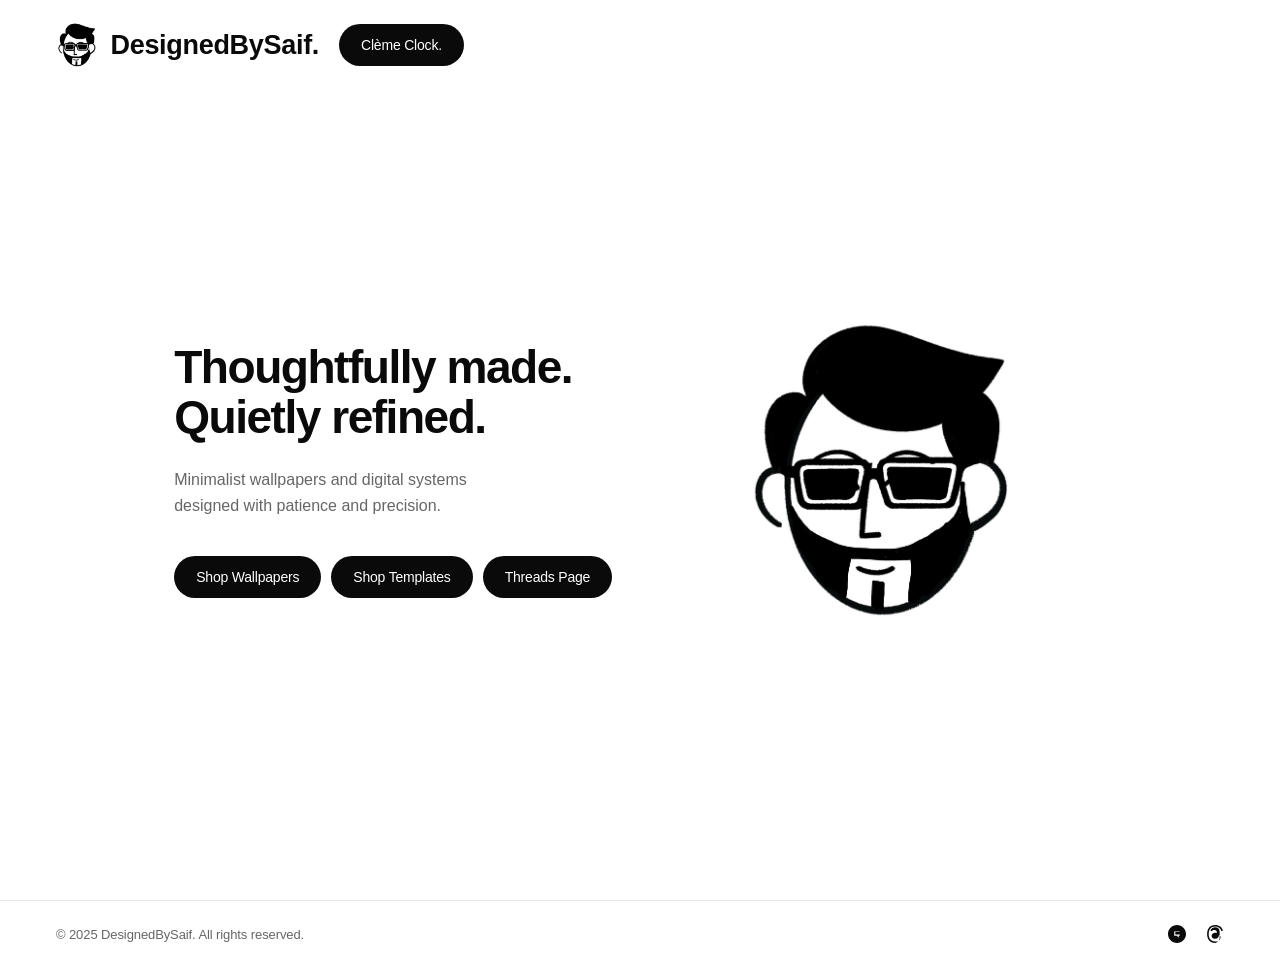
<file: index.html>
<!DOCTYPE html>
<html lang="en">
<head>
  <meta charset="UTF-8" />
  <meta name="viewport" content="width=device-width, initial-scale=1.0" />
  <title>DesignedBySaif.</title>
  <link rel="icon" type="image/png" href="images/logo-header.png?v=2" />
  <link rel="stylesheet" href="style.css" />
</head>
<body>

  <!-- NAV -->
  <nav class="nav">
    <div class="nav-left">
      <a href="index.html" class="logo">
        <img src="images/logo-header.png" alt="DesignedBySaif logo" class="logo-img" /><span class="logo-text">DesignedBySaif.</span>
      </a>
      <a href="https://cleme.designedbysaif.com" class="btn-shop" target="_blank">Clème Clock.</a>
    </div>
  </nav>

  <!-- HERO -->
  <main class="hero">
    <div class="hero-content">
      <h1 class="hero-heading">
        Thoughtfully made.<br>Quietly refined.
      </h1>
      <p class="hero-sub">
        Minimalist wallpapers and digital systems<br />
        designed with patience and precision.
      </p>
      <div class="btn-group">
        <a href="https://designedbysaif.gumroad.com" class="btn-shop">Shop Wallpapers</a>
        <a href="https://designedbysaif.gumroad.com/?section=Ux4dWXinAx-7YBI03z4t7w%3D%3D" class="btn-shop">Shop Templates</a>
        <a href="https://www.threads.com/@designed.by.saif" class="btn-shop">Threads Page</a>
      </div>
    </div>

    <div class="hero-visual">
      <img src="images/avatar.png" alt="Avatar" class="mockup" />
    </div>
  </main>

  <footer class="footer">
    <span class="footer-copy">&copy; 2025 DesignedBySaif. All rights reserved.</span>
    <div class="footer-social">
      <a href="https://designedbysaif.gumroad.com/?section=ZeJnvQgT6xfrPhi4JXOjMw%3D%3D" target="_blank" aria-label="Gumroad">
        <svg width="18" height="18" viewBox="0 0 24 24" fill="currentColor"><path d="M12 0C5.373 0 0 5.373 0 12s5.373 12 12 12 12-5.373 12-12S18.627 0 12 0zm4.5 14.25h-2.25v1.5c0 .414-.336.75-.75.75s-.75-.336-.75-.75v-1.5H9c-.414 0-.75-.336-.75-.75V9c0-.414.336-.75.75-.75h6c.414 0 .75.336.75.75v4.5c0 .414-.336.75-.75.75zm0-5.25H9.75v3.75h6.75V9z"/></svg>
      </a>
      <a href="https://www.threads.com/@designed.by.saif" target="_blank" aria-label="Threads">
        <svg width="18" height="18" viewBox="0 0 24 24" fill="currentColor"><path d="M12.186 24h-.007c-3.581-.024-6.334-1.205-8.184-3.509C2.35 18.44 1.5 15.586 1.472 12.01v-.017c.03-3.579.879-6.43 2.525-8.482C5.845 1.205 8.6.024 12.18 0h.014c2.746.02 5.043.725 6.826 2.098 1.677 1.29 2.858 3.13 3.509 5.467l-2.04.569c-1.104-3.96-3.898-5.984-8.304-6.015-2.91.022-5.11.936-6.54 2.717C4.307 6.504 3.616 8.914 3.589 12c.027 3.086.718 5.496 2.057 7.164 1.43 1.783 3.631 2.698 6.54 2.717 2.623-.02 4.358-.631 5.8-2.045 1.647-1.613 1.618-3.593 1.09-4.798-.31-.71-.873-1.3-1.634-1.75-.192 1.352-.622 2.446-1.284 3.272-.886 1.102-2.14 1.704-3.73 1.79-1.202.065-2.361-.218-3.259-.801-1.063-.689-1.685-1.74-1.752-2.964-.065-1.19.408-2.285 1.33-3.082.88-.76 2.119-1.207 3.583-1.291a13.853 13.853 0 012.325.117v-.123c0-.867-.273-1.72-.796-2.332-.64-.74-1.597-1.107-2.708-1.118-1.96.007-3.069.826-3.578 1.607l-1.733-1.124C7.576 3.94 9.275 2.99 12.282 2.97h.01c3.714.01 5.895 2.192 5.895 5.947v6.567c.022.247.043.5.043.757 0 2.45-.88 4.37-2.614 5.705C14.175 23.292 12.292 24 12.186 24z"/></svg>
      </a>
    </div>
  </footer>

  <script src="main.js"></script>
</body>
</html>
</file>
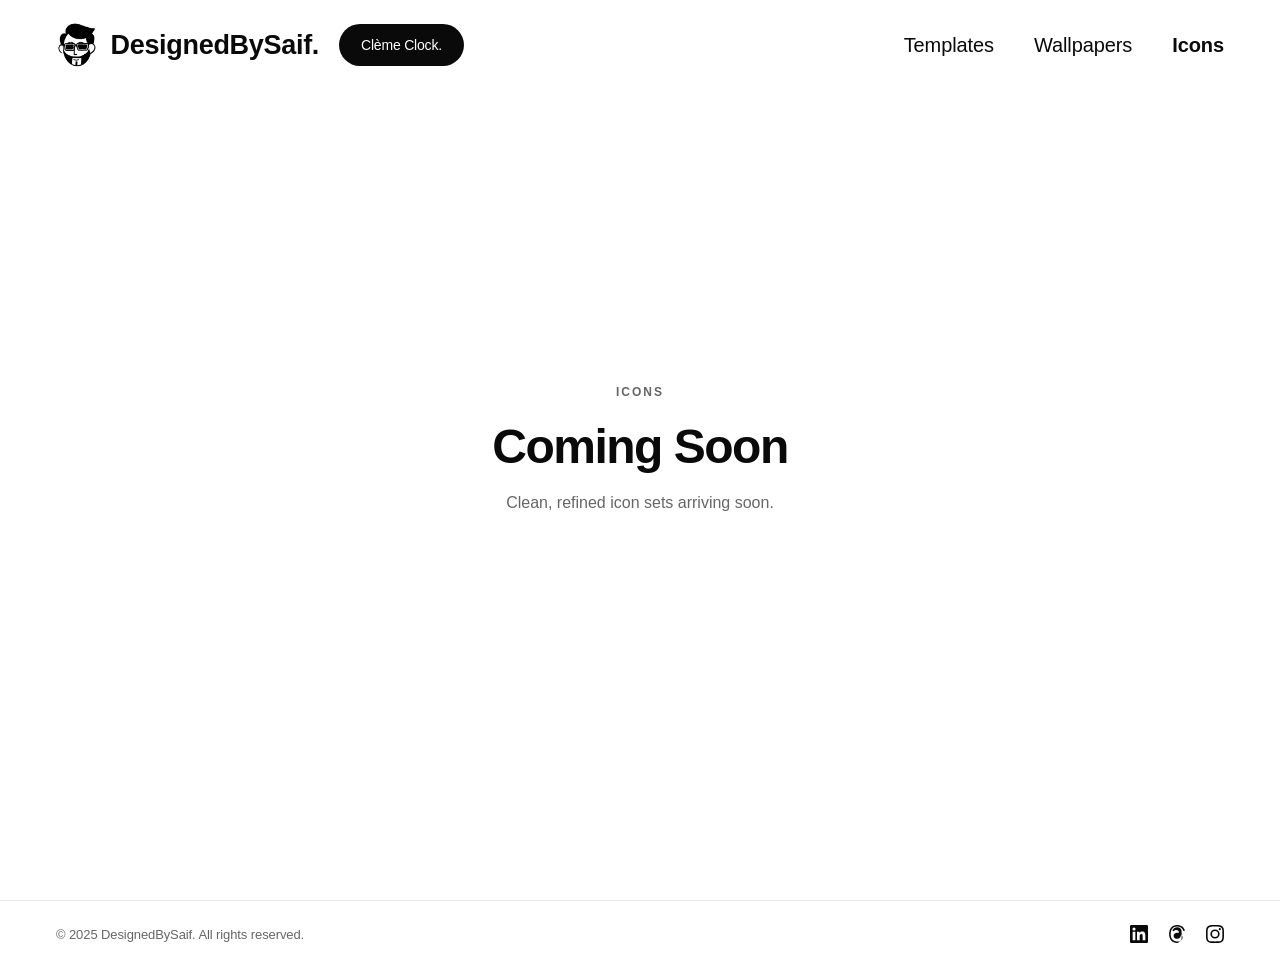
<file: icons.html>
<!DOCTYPE html>
<html lang="en">
<head>
  <meta charset="UTF-8" />
  <meta name="viewport" content="width=device-width, initial-scale=1.0" />
  <title>Icons — DesignedBySaif.</title>
  <link rel="icon" type="image/png" href="images/logo-header.png?v=2" />
  <link rel="stylesheet" href="style.css" />
</head>
<body>

  <nav class="nav">
    <div class="nav-left">
      <a href="index.html" class="logo">
        <img src="images/logo-header.png" alt="DesignedBySaif logo" class="logo-img" /><span class="logo-text">DesignedBySaif.</span>
      </a>
      <a href="https://cleme.designedbysaif.com" class="btn-shop" target="_blank">Clème Clock.</a>
    </div>
    <ul class="nav-links">
      <li><a href="templates.html">Templates</a></li>
      <li><a href="wallpapers.html">Wallpapers</a></li>
      <li><a href="icons.html" class="active">Icons</a></li>
    </ul>
  </nav>

  <main class="coming-soon-page">
    <div class="coming-soon-card">
      <span class="coming-soon-label">Icons</span>
      <h1>Coming Soon</h1>
      <p>Clean, refined icon sets arriving soon.</p>
    </div>
  </main>

  <footer class="footer">
    <span class="footer-copy">&copy; 2025 DesignedBySaif. All rights reserved.</span>
    <div class="footer-social">
      <a href="https://www.linkedin.com/company/designedbysaif/" target="_blank" aria-label="LinkedIn">
        <svg width="18" height="18" viewBox="0 0 24 24" fill="currentColor"><path d="M20.447 20.452h-3.554v-5.569c0-1.328-.027-3.037-1.852-3.037-1.853 0-2.136 1.445-2.136 2.939v5.667H9.351V9h3.414v1.561h.046c.477-.9 1.637-1.85 3.37-1.85 3.601 0 4.267 2.37 4.267 5.455v6.286zM5.337 7.433a2.062 2.062 0 01-2.063-2.065 2.064 2.064 0 112.063 2.065zm1.782 13.019H3.555V9h3.564v11.452zM22.225 0H1.771C.792 0 0 .774 0 1.729v20.542C0 23.227.792 24 1.771 24h20.451C23.2 24 24 23.227 24 22.271V1.729C24 .774 23.2 0 22.222 0h.003z"/></svg>
      </a>
      <a href="https://www.threads.com/@designed.by.saif" target="_blank" aria-label="Threads">
        <svg width="18" height="18" viewBox="0 0 24 24" fill="currentColor"><path d="M12.186 24h-.007c-3.581-.024-6.334-1.205-8.184-3.509C2.35 18.44 1.5 15.586 1.472 12.01v-.017c.03-3.579.879-6.43 2.525-8.482C5.845 1.205 8.6.024 12.18 0h.014c2.746.02 5.043.725 6.826 2.098 1.677 1.29 2.858 3.13 3.509 5.467l-2.04.569c-1.104-3.96-3.898-5.984-8.304-6.015-2.91.022-5.11.936-6.54 2.717C4.307 6.504 3.616 8.914 3.589 12c.027 3.086.718 5.496 2.057 7.164 1.43 1.783 3.631 2.698 6.54 2.717 2.623-.02 4.358-.631 5.8-2.045 1.647-1.613 1.618-3.593 1.09-4.798-.31-.71-.873-1.3-1.634-1.75-.192 1.352-.622 2.446-1.284 3.272-.886 1.102-2.14 1.704-3.73 1.79-1.202.065-2.361-.218-3.259-.801-1.063-.689-1.685-1.74-1.752-2.964-.065-1.19.408-2.285 1.33-3.082.88-.76 2.119-1.207 3.583-1.291a13.853 13.853 0 012.325.117v-.123c0-.867-.273-1.72-.796-2.332-.64-.74-1.597-1.107-2.708-1.118-1.96.007-3.069.826-3.578 1.607l-1.733-1.124C7.576 3.94 9.275 2.99 12.282 2.97h.01c3.714.01 5.895 2.192 5.895 5.947v6.567c.022.247.043.5.043.757 0 2.45-.88 4.37-2.614 5.705C14.175 23.292 12.292 24 12.186 24z"/></svg>
      </a>
      <a href="https://www.instagram.com/designed.by.saif?igsh=MWw0N2RmaHJtejd3bA==" target="_blank" aria-label="Instagram">
        <svg width="18" height="18" viewBox="0 0 24 24" fill="currentColor"><path d="M12 2.163c3.204 0 3.584.012 4.85.07 3.252.148 4.771 1.691 4.919 4.919.058 1.265.069 1.645.069 4.849 0 3.205-.012 3.584-.069 4.849-.149 3.225-1.664 4.771-4.919 4.919-1.266.058-1.644.07-4.85.07-3.204 0-3.584-.012-4.849-.07-3.26-.149-4.771-1.699-4.919-4.92-.058-1.265-.07-1.644-.07-4.849 0-3.204.013-3.583.07-4.849.149-3.227 1.664-4.771 4.919-4.919 1.266-.057 1.645-.069 4.849-.069zm0-2.163c-3.259 0-3.667.014-4.947.072-4.358.2-6.78 2.618-6.98 6.98-.059 1.281-.073 1.689-.073 4.948 0 3.259.014 3.668.072 4.948.2 4.358 2.618 6.78 6.98 6.98 1.281.058 1.689.072 4.948.072 3.259 0 3.668-.014 4.948-.072 4.354-.2 6.782-2.618 6.979-6.98.059-1.28.073-1.689.073-4.948 0-3.259-.014-3.667-.072-4.947-.196-4.354-2.617-6.78-6.979-6.98-1.281-.059-1.69-.073-4.949-.073zm0 5.838a6.162 6.162 0 100 12.324 6.162 6.162 0 000-12.324zM12 16a4 4 0 110-8 4 4 0 010 8zm6.406-11.845a1.44 1.44 0 100 2.881 1.44 1.44 0 000-2.881z"/></svg>
      </a>
    </div>
  </footer>

  <script src="main.js"></script>
</body>
</html>
</file>
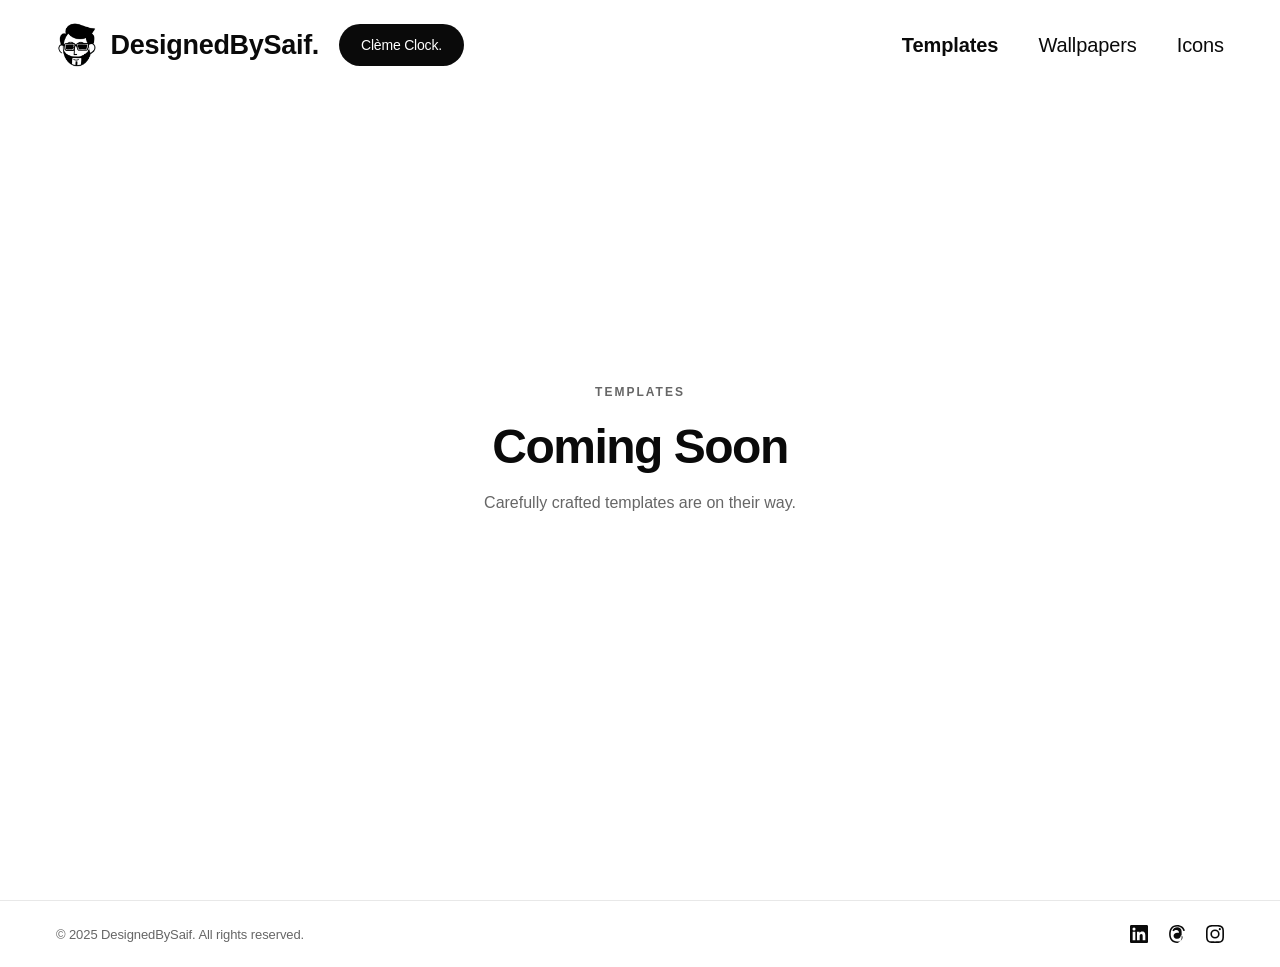
<file: templates.html>
<!DOCTYPE html>
<html lang="en">
<head>
  <meta charset="UTF-8" />
  <meta name="viewport" content="width=device-width, initial-scale=1.0" />
  <title>Templates — DesignedBySaif.</title>
  <link rel="icon" type="image/png" href="images/logo-header.png?v=2" />
  <link rel="stylesheet" href="style.css" />
</head>
<body>

  <nav class="nav">
    <div class="nav-left">
      <a href="index.html" class="logo">
        <img src="images/logo-header.png" alt="DesignedBySaif logo" class="logo-img" /><span class="logo-text">DesignedBySaif.</span>
      </a>
      <a href="https://cleme.designedbysaif.com" class="btn-shop" target="_blank">Clème Clock.</a>
    </div>
    <ul class="nav-links">
      <li><a href="templates.html" class="active">Templates</a></li>
      <li><a href="wallpapers.html">Wallpapers</a></li>
      <li><a href="icons.html">Icons</a></li>
    </ul>
  </nav>

  <main class="coming-soon-page">
    <div class="coming-soon-card">
      <span class="coming-soon-label">Templates</span>
      <h1>Coming Soon</h1>
      <p>Carefully crafted templates are on their way.</p>
    </div>
  </main>

  <footer class="footer">
    <span class="footer-copy">&copy; 2025 DesignedBySaif. All rights reserved.</span>
    <div class="footer-social">
      <a href="https://www.linkedin.com/company/designedbysaif/" target="_blank" aria-label="LinkedIn">
        <svg width="18" height="18" viewBox="0 0 24 24" fill="currentColor"><path d="M20.447 20.452h-3.554v-5.569c0-1.328-.027-3.037-1.852-3.037-1.853 0-2.136 1.445-2.136 2.939v5.667H9.351V9h3.414v1.561h.046c.477-.9 1.637-1.85 3.37-1.85 3.601 0 4.267 2.37 4.267 5.455v6.286zM5.337 7.433a2.062 2.062 0 01-2.063-2.065 2.064 2.064 0 112.063 2.065zm1.782 13.019H3.555V9h3.564v11.452zM22.225 0H1.771C.792 0 0 .774 0 1.729v20.542C0 23.227.792 24 1.771 24h20.451C23.2 24 24 23.227 24 22.271V1.729C24 .774 23.2 0 22.222 0h.003z"/></svg>
      </a>
      <a href="https://www.threads.com/@designed.by.saif" target="_blank" aria-label="Threads">
        <svg width="18" height="18" viewBox="0 0 24 24" fill="currentColor"><path d="M12.186 24h-.007c-3.581-.024-6.334-1.205-8.184-3.509C2.35 18.44 1.5 15.586 1.472 12.01v-.017c.03-3.579.879-6.43 2.525-8.482C5.845 1.205 8.6.024 12.18 0h.014c2.746.02 5.043.725 6.826 2.098 1.677 1.29 2.858 3.13 3.509 5.467l-2.04.569c-1.104-3.96-3.898-5.984-8.304-6.015-2.91.022-5.11.936-6.54 2.717C4.307 6.504 3.616 8.914 3.589 12c.027 3.086.718 5.496 2.057 7.164 1.43 1.783 3.631 2.698 6.54 2.717 2.623-.02 4.358-.631 5.8-2.045 1.647-1.613 1.618-3.593 1.09-4.798-.31-.71-.873-1.3-1.634-1.75-.192 1.352-.622 2.446-1.284 3.272-.886 1.102-2.14 1.704-3.73 1.79-1.202.065-2.361-.218-3.259-.801-1.063-.689-1.685-1.74-1.752-2.964-.065-1.19.408-2.285 1.33-3.082.88-.76 2.119-1.207 3.583-1.291a13.853 13.853 0 012.325.117v-.123c0-.867-.273-1.72-.796-2.332-.64-.74-1.597-1.107-2.708-1.118-1.96.007-3.069.826-3.578 1.607l-1.733-1.124C7.576 3.94 9.275 2.99 12.282 2.97h.01c3.714.01 5.895 2.192 5.895 5.947v6.567c.022.247.043.5.043.757 0 2.45-.88 4.37-2.614 5.705C14.175 23.292 12.292 24 12.186 24z"/></svg>
      </a>
      <a href="https://www.instagram.com/designed.by.saif?igsh=MWw0N2RmaHJtejd3bA==" target="_blank" aria-label="Instagram">
        <svg width="18" height="18" viewBox="0 0 24 24" fill="currentColor"><path d="M12 2.163c3.204 0 3.584.012 4.85.07 3.252.148 4.771 1.691 4.919 4.919.058 1.265.069 1.645.069 4.849 0 3.205-.012 3.584-.069 4.849-.149 3.225-1.664 4.771-4.919 4.919-1.266.058-1.644.07-4.85.07-3.204 0-3.584-.012-4.849-.07-3.26-.149-4.771-1.699-4.919-4.92-.058-1.265-.07-1.644-.07-4.849 0-3.204.013-3.583.07-4.849.149-3.227 1.664-4.771 4.919-4.919 1.266-.057 1.645-.069 4.849-.069zm0-2.163c-3.259 0-3.667.014-4.947.072-4.358.2-6.78 2.618-6.98 6.98-.059 1.281-.073 1.689-.073 4.948 0 3.259.014 3.668.072 4.948.2 4.358 2.618 6.78 6.98 6.98 1.281.058 1.689.072 4.948.072 3.259 0 3.668-.014 4.948-.072 4.354-.2 6.782-2.618 6.979-6.98.059-1.28.073-1.689.073-4.948 0-3.259-.014-3.667-.072-4.947-.196-4.354-2.617-6.78-6.979-6.98-1.281-.059-1.69-.073-4.949-.073zm0 5.838a6.162 6.162 0 100 12.324 6.162 6.162 0 000-12.324zM12 16a4 4 0 110-8 4 4 0 010 8zm6.406-11.845a1.44 1.44 0 100 2.881 1.44 1.44 0 000-2.881z"/></svg>
      </a>
    </div>
  </footer>

  <script src="main.js"></script>
</body>
</html>
</file>
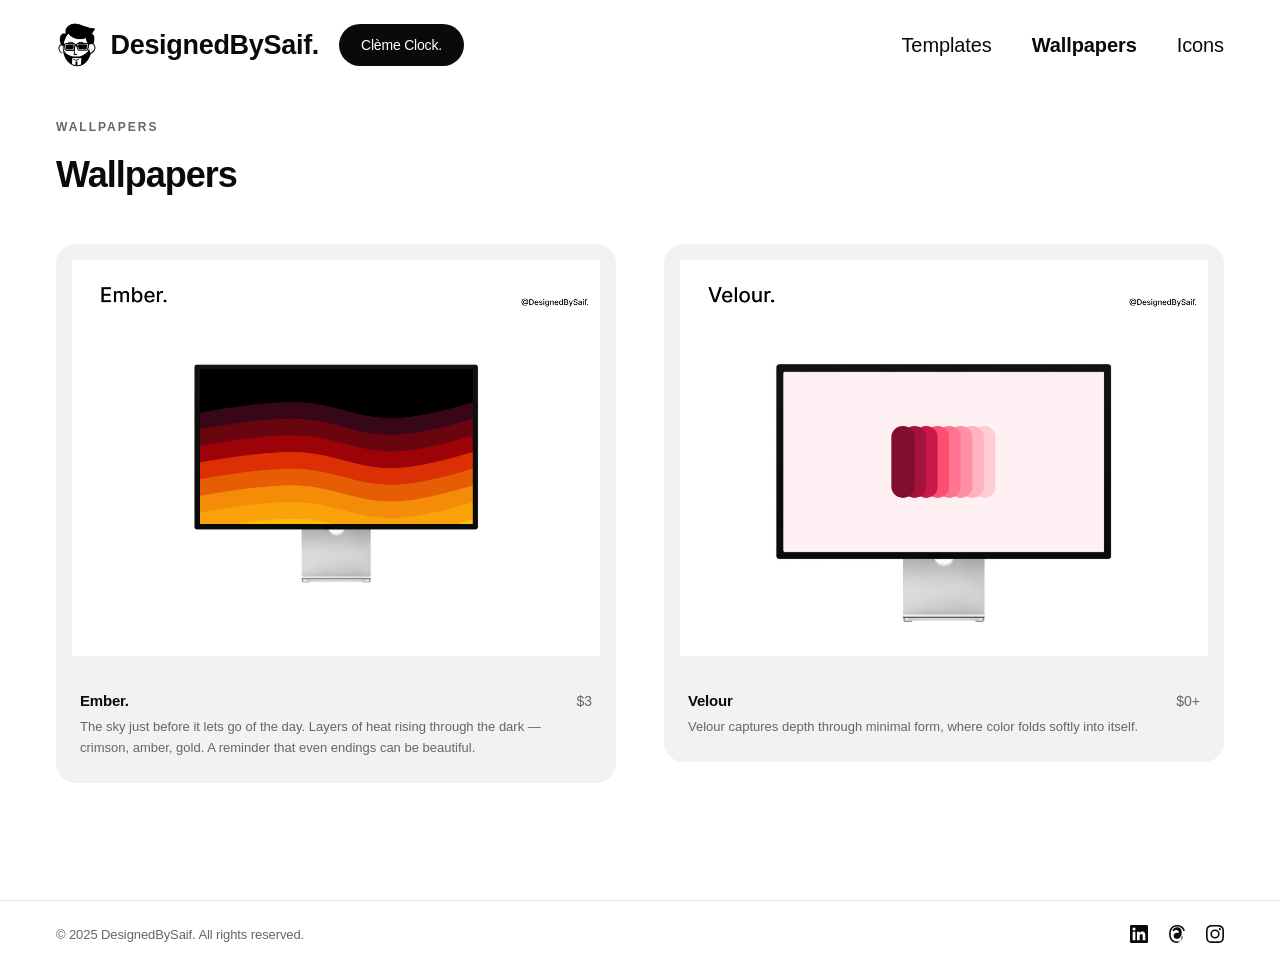
<file: wallpapers.html>
<!DOCTYPE html>
<html lang="en">
<head>
  <meta charset="UTF-8" />
  <meta name="viewport" content="width=device-width, initial-scale=1.0" />
  <title>Wallpapers — DesignedBySaif.</title>
  <link rel="icon" type="image/png" href="images/logo-header.png?v=2" />
  <link rel="stylesheet" href="style.css" />
</head>
<body>

  <nav class="nav">
    <div class="nav-left">
      <a href="index.html" class="logo">
        <img src="images/logo-header.png" alt="DesignedBySaif logo" class="logo-img" /><span class="logo-text">DesignedBySaif.</span>
      </a>
      <a href="https://cleme.designedbysaif.com" class="btn-shop" target="_blank">Clème Clock.</a>
    </div>
    <ul class="nav-links">
      <li><a href="templates.html">Templates</a></li>
      <li><a href="wallpapers.html" class="active">Wallpapers</a></li>
      <li><a href="icons.html">Icons</a></li>
    </ul>
  </nav>

  <main class="shop-page">
    <div class="shop-header">
      <span class="coming-soon-label">Wallpapers</span>
      <h1 class="shop-title">Wallpapers</h1>
    </div>

    <div class="product-grid">

      <a href="https://designedbysaif.gumroad.com/l/eacjbr" target="_blank" class="product-card">
        <div class="product-inner">
          <div class="product-img-wrap">
            <img src="images/ember-mockup.png" alt="Ember wallpaper" class="product-img" />
          </div>
          <div class="product-info">
            <div class="product-meta">
              <span class="product-name">Ember.</span>
              <span class="product-price">$3</span>
            </div>
            <p class="product-desc">The sky just before it lets go of the day. Layers of heat rising through the dark — crimson, amber, gold. A reminder that even endings can be beautiful.</p>
          </div>
        </div>
      </a>

      <a href="https://designedbysaif.gumroad.com/l/mgttoe" target="_blank" class="product-card">
        <div class="product-inner">
          <div class="product-img-wrap">
            <img src="images/velour-marketing.png" alt="Velour wallpaper" class="product-img" />
          </div>
          <div class="product-info">
            <div class="product-meta">
              <span class="product-name">Velour</span>
              <span class="product-price">$0+</span>
            </div>
            <p class="product-desc">Velour captures depth through minimal form, where color folds softly into itself.</p>
          </div>
        </div>
      </a>

    </div>
  </main>

  <footer class="footer">
    <span class="footer-copy">&copy; 2025 DesignedBySaif. All rights reserved.</span>
    <div class="footer-social">
      <a href="https://www.linkedin.com/company/designedbysaif/" target="_blank" aria-label="LinkedIn">
        <svg width="18" height="18" viewBox="0 0 24 24" fill="currentColor"><path d="M20.447 20.452h-3.554v-5.569c0-1.328-.027-3.037-1.852-3.037-1.853 0-2.136 1.445-2.136 2.939v5.667H9.351V9h3.414v1.561h.046c.477-.9 1.637-1.85 3.37-1.85 3.601 0 4.267 2.37 4.267 5.455v6.286zM5.337 7.433a2.062 2.062 0 01-2.063-2.065 2.064 2.064 0 112.063 2.065zm1.782 13.019H3.555V9h3.564v11.452zM22.225 0H1.771C.792 0 0 .774 0 1.729v20.542C0 23.227.792 24 1.771 24h20.451C23.2 24 24 23.227 24 22.271V1.729C24 .774 23.2 0 22.222 0h.003z"/></svg>
      </a>
      <a href="https://www.threads.com/@designed.by.saif" target="_blank" aria-label="Threads">
        <svg width="18" height="18" viewBox="0 0 24 24" fill="currentColor"><path d="M12.186 24h-.007c-3.581-.024-6.334-1.205-8.184-3.509C2.35 18.44 1.5 15.586 1.472 12.01v-.017c.03-3.579.879-6.43 2.525-8.482C5.845 1.205 8.6.024 12.18 0h.014c2.746.02 5.043.725 6.826 2.098 1.677 1.29 2.858 3.13 3.509 5.467l-2.04.569c-1.104-3.96-3.898-5.984-8.304-6.015-2.91.022-5.11.936-6.54 2.717C4.307 6.504 3.616 8.914 3.589 12c.027 3.086.718 5.496 2.057 7.164 1.43 1.783 3.631 2.698 6.54 2.717 2.623-.02 4.358-.631 5.8-2.045 1.647-1.613 1.618-3.593 1.09-4.798-.31-.71-.873-1.3-1.634-1.75-.192 1.352-.622 2.446-1.284 3.272-.886 1.102-2.14 1.704-3.73 1.79-1.202.065-2.361-.218-3.259-.801-1.063-.689-1.685-1.74-1.752-2.964-.065-1.19.408-2.285 1.33-3.082.88-.76 2.119-1.207 3.583-1.291a13.853 13.853 0 012.325.117v-.123c0-.867-.273-1.72-.796-2.332-.64-.74-1.597-1.107-2.708-1.118-1.96.007-3.069.826-3.578 1.607l-1.733-1.124C7.576 3.94 9.275 2.99 12.282 2.97h.01c3.714.01 5.895 2.192 5.895 5.947v6.567c.022.247.043.5.043.757 0 2.45-.88 4.37-2.614 5.705C14.175 23.292 12.292 24 12.186 24z"/></svg>
      </a>
      <a href="https://www.instagram.com/designed.by.saif?igsh=MWw0N2RmaHJtejd3bA==" target="_blank" aria-label="Instagram">
        <svg width="18" height="18" viewBox="0 0 24 24" fill="currentColor"><path d="M12 2.163c3.204 0 3.584.012 4.85.07 3.252.148 4.771 1.691 4.919 4.919.058 1.265.069 1.645.069 4.849 0 3.205-.012 3.584-.069 4.849-.149 3.225-1.664 4.771-4.919 4.919-1.266.058-1.644.07-4.85.07-3.204 0-3.584-.012-4.849-.07-3.26-.149-4.771-1.699-4.919-4.92-.058-1.265-.07-1.644-.07-4.849 0-3.204.013-3.583.07-4.849.149-3.227 1.664-4.771 4.919-4.919 1.266-.057 1.645-.069 4.849-.069zm0-2.163c-3.259 0-3.667.014-4.947.072-4.358.2-6.78 2.618-6.98 6.98-.059 1.281-.073 1.689-.073 4.948 0 3.259.014 3.668.072 4.948.2 4.358 2.618 6.78 6.98 6.98 1.281.058 1.689.072 4.948.072 3.259 0 3.668-.014 4.948-.072 4.354-.2 6.782-2.618 6.979-6.98.059-1.28.073-1.689.073-4.948 0-3.259-.014-3.667-.072-4.947-.196-4.354-2.617-6.78-6.979-6.98-1.281-.059-1.69-.073-4.949-.073zm0 5.838a6.162 6.162 0 100 12.324 6.162 6.162 0 000-12.324zM12 16a4 4 0 110-8 4 4 0 010 8zm6.406-11.845a1.44 1.44 0 100 2.881 1.44 1.44 0 000-2.881z"/></svg>
      </a>
    </div>
  </footer>

  <script src="main.js"></script>
</body>
</html>
</file>
<file: style.css>
*, *::before, *::after {
  box-sizing: border-box;
  margin: 0;
  padding: 0;
}

:root {
  --black: #0a0a0a;
  --white: #ffffff;
  --grey: #666;
  --font: 'SF Pro Display', -apple-system, BlinkMacSystemFont, 'Segoe UI', sans-serif;
}

html {
  scroll-behavior: smooth;
}

body {
  font-family: var(--font);
  background: var(--white);
  color: var(--black);
  min-height: 100vh;
  overflow-x: hidden;
}

/* ── NAV ── */
.nav {
  position: fixed;
  top: 0;
  left: 0;
  right: 0;
  z-index: 100;
  display: flex;
  align-items: center;
  justify-content: space-between;
  padding: 22px 56px;
  background: var(--white);
}

.nav-left {
  display: flex;
  align-items: center;
  gap: 20px;
}


.logo {
  display: flex;
  align-items: center;
  gap: 10px;
  text-decoration: none;
  color: var(--black);
}

.logo-img {
  height: 46px;
  width: auto;
  display: block;
}

.logo-text {
  font-size: 27px;
  font-weight: 600;
  letter-spacing: -0.3px;
  color: var(--black);
}

.nav-links {
  list-style: none;
  display: flex;
  gap: 40px;
}

.nav-links a {
  text-decoration: none;
  font-size: 20px;
  font-weight: 400;
  color: var(--black);
  letter-spacing: -0.1px;
  transition: opacity 0.2s;
}

.nav-links a:hover {
  opacity: 0.5;
}

/* ── HERO ── */
.hero {
  min-height: 100vh;
  display: flex;
  align-items: center;
  justify-content: center;
  padding: 100px 40px 60px;
  gap: 40px;
}

.hero-content {
  flex: 0 1 420px;
}

.hero-heading {
  font-size: clamp(36px, 3.6vw, 52px);
  font-weight: 700;
  line-height: 1.1;
  letter-spacing: -1.5px;
  color: var(--black);
  margin-bottom: 24px;
  white-space: nowrap;
}

.hero-sub {
  font-size: 16px;
  font-weight: 400;
  color: var(--grey);
  line-height: 1.6;
  margin-bottom: 38px;
}

.btn-group {
  display: flex;
  flex-wrap: nowrap;
  gap: 10px;
}

.btn-shop {
  display: inline-block;
  background: var(--black);
  color: var(--white);
  text-decoration: none;
  font-size: 14px;
  font-weight: 500;
  padding: 13px 22px;
  border-radius: 100px;
  letter-spacing: -0.2px;
  transition: transform 0.2s, opacity 0.2s;
  white-space: nowrap;
}

.btn-shop:hover {
  opacity: 0.6;
  transform: scale(0.97);
}

/* ── HERO MOCKUP ── */
.hero-visual {
  flex: 0 0 auto;
  display: flex;
  align-items: center;
  justify-content: center;
}

.mockup {
  height: clamp(364px, 50.4vh, 546px);
  width: auto;
  display: block;
  user-select: none;
  pointer-events: none;
}

/* ── COMING SOON PAGE ── */
.coming-soon-page {
  min-height: 100vh;
  display: flex;
  align-items: center;
  justify-content: center;
}

.coming-soon-card {
  text-align: center;
  max-width: 480px;
  padding: 40px;
}

.coming-soon-label {
  font-size: 12px;
  font-weight: 600;
  letter-spacing: 2px;
  text-transform: uppercase;
  color: var(--grey);
  display: block;
  margin-bottom: 20px;
}

.coming-soon-card h1 {
  font-size: 48px;
  font-weight: 700;
  letter-spacing: -1.5px;
  color: var(--black);
  margin-bottom: 16px;
}

.coming-soon-card p {
  font-size: 16px;
  color: var(--grey);
  line-height: 1.6;
}

/* ── SHOP PAGE ── */
.shop-page {
  min-height: 100vh;
  padding: 120px 56px 80px;
}

.shop-header {
  margin-bottom: 48px;
}

.shop-title {
  font-size: 36px;
  font-weight: 700;
  letter-spacing: -1px;
  color: var(--black);
  margin-top: 8px;
}

.product-grid {
  display: grid;
  grid-template-columns: repeat(auto-fill, minmax(360px, 1fr));
  gap: 56px 48px;
}

.product-card {
  text-decoration: none;
  color: var(--black);
  transition: transform 0.2s;
}

.product-card:hover {
  transform: translateY(-4px);
}

.product-inner {
  background: #f2f2f2;
  border-radius: 20px;
  overflow: hidden;
  display: flex;
  flex-direction: column;
}

.product-img-wrap {
  width: 100%;
  aspect-ratio: 4 / 3;
  display: flex;
  align-items: center;
  justify-content: center;
}

.product-img {
  width: 100%;
  height: 100%;
  object-fit: contain;
  display: block;
  padding: 16px;
}

.product-info {
  padding: 20px 24px 24px;
  display: flex;
  flex-direction: column;
  gap: 8px;
}

.product-meta {
  display: flex;
  align-items: center;
  justify-content: space-between;
}

.product-name {
  font-size: 15px;
  font-weight: 600;
  letter-spacing: -0.2px;
}

.product-price {
  font-size: 14px;
  font-weight: 500;
  color: var(--grey);
}

.product-desc {
  font-size: 13px;
  font-weight: 400;
  color: var(--grey);
  line-height: 1.6;
}

/* ── FOOTER ── */
.footer {
  display: flex;
  align-items: center;
  justify-content: space-between;
  padding: 24px 56px;
  border-top: 1px solid #e8e8e8;
}

.footer-copy {
  font-size: 13px;
  color: var(--grey);
  letter-spacing: -0.1px;
}

.footer-social {
  display: flex;
  align-items: center;
  gap: 20px;
}

.footer-social a {
  color: var(--black);
  display: flex;
  align-items: center;
  transition: opacity 0.2s;
}

.footer-social a:hover {
  opacity: 0.4;
}

@media (max-width: 480px) {
  .footer {
    flex-direction: column;
    gap: 16px;
    padding: 24px 20px;
    text-align: center;
  }
}

/* ── ACTIVE NAV LINK ── */
.nav-links a.active {
  font-weight: 600;
  opacity: 1;
}

/* ── RESPONSIVE ── */
@media (max-width: 900px) {
  .nav {
    padding: 18px 28px;
  }

  .nav-links {
    gap: 28px;
  }

  .hero {
    flex-direction: column;
    align-items: center;
    text-align: center;
    padding: 110px 28px 60px;
    gap: 40px;
    justify-content: center;
  }

  .hero-content {
    flex: none;
    width: 100%;
    max-width: 480px;
  }

  .hero-heading {
    white-space: normal;
    font-size: clamp(32px, 8vw, 48px);
  }

  .btn-group {
    flex-wrap: wrap;
    justify-content: center;
  }

  .hero-visual {
    width: 100%;
    justify-content: center;
  }

  .mockup {
    height: clamp(260px, 50vw, 400px);
  }
}

@media (max-width: 480px) {
  .nav {
    padding: 12px 16px;
  }

  .nav-left {
    gap: 10px;
  }

  .logo-img {
    height: 34px;
  }

  .logo-text {
    display: none;
  }

  .nav-links {
    gap: 16px;
  }

  .nav-links a {
    font-size: 13px;
  }

  .hero {
    padding: 80px 20px 40px;
    gap: 28px;
  }

  .hero-heading {
    font-size: clamp(28px, 9vw, 38px);
    letter-spacing: -1px;
  }

  .hero-sub {
    font-size: 15px;
    margin-bottom: 28px;
  }

  .btn-group {
    flex-wrap: wrap;
    justify-content: center;
    gap: 8px;
  }

  .btn-shop {
    font-size: 13px;
    padding: 11px 18px;
  }

  .mockup {
    height: clamp(200px, 58vw, 280px);
  }

  .shop-page {
    padding: 90px 20px 60px;
  }

  .product-grid {
    grid-template-columns: 1fr;
    gap: 32px;
  }
}
</file>
